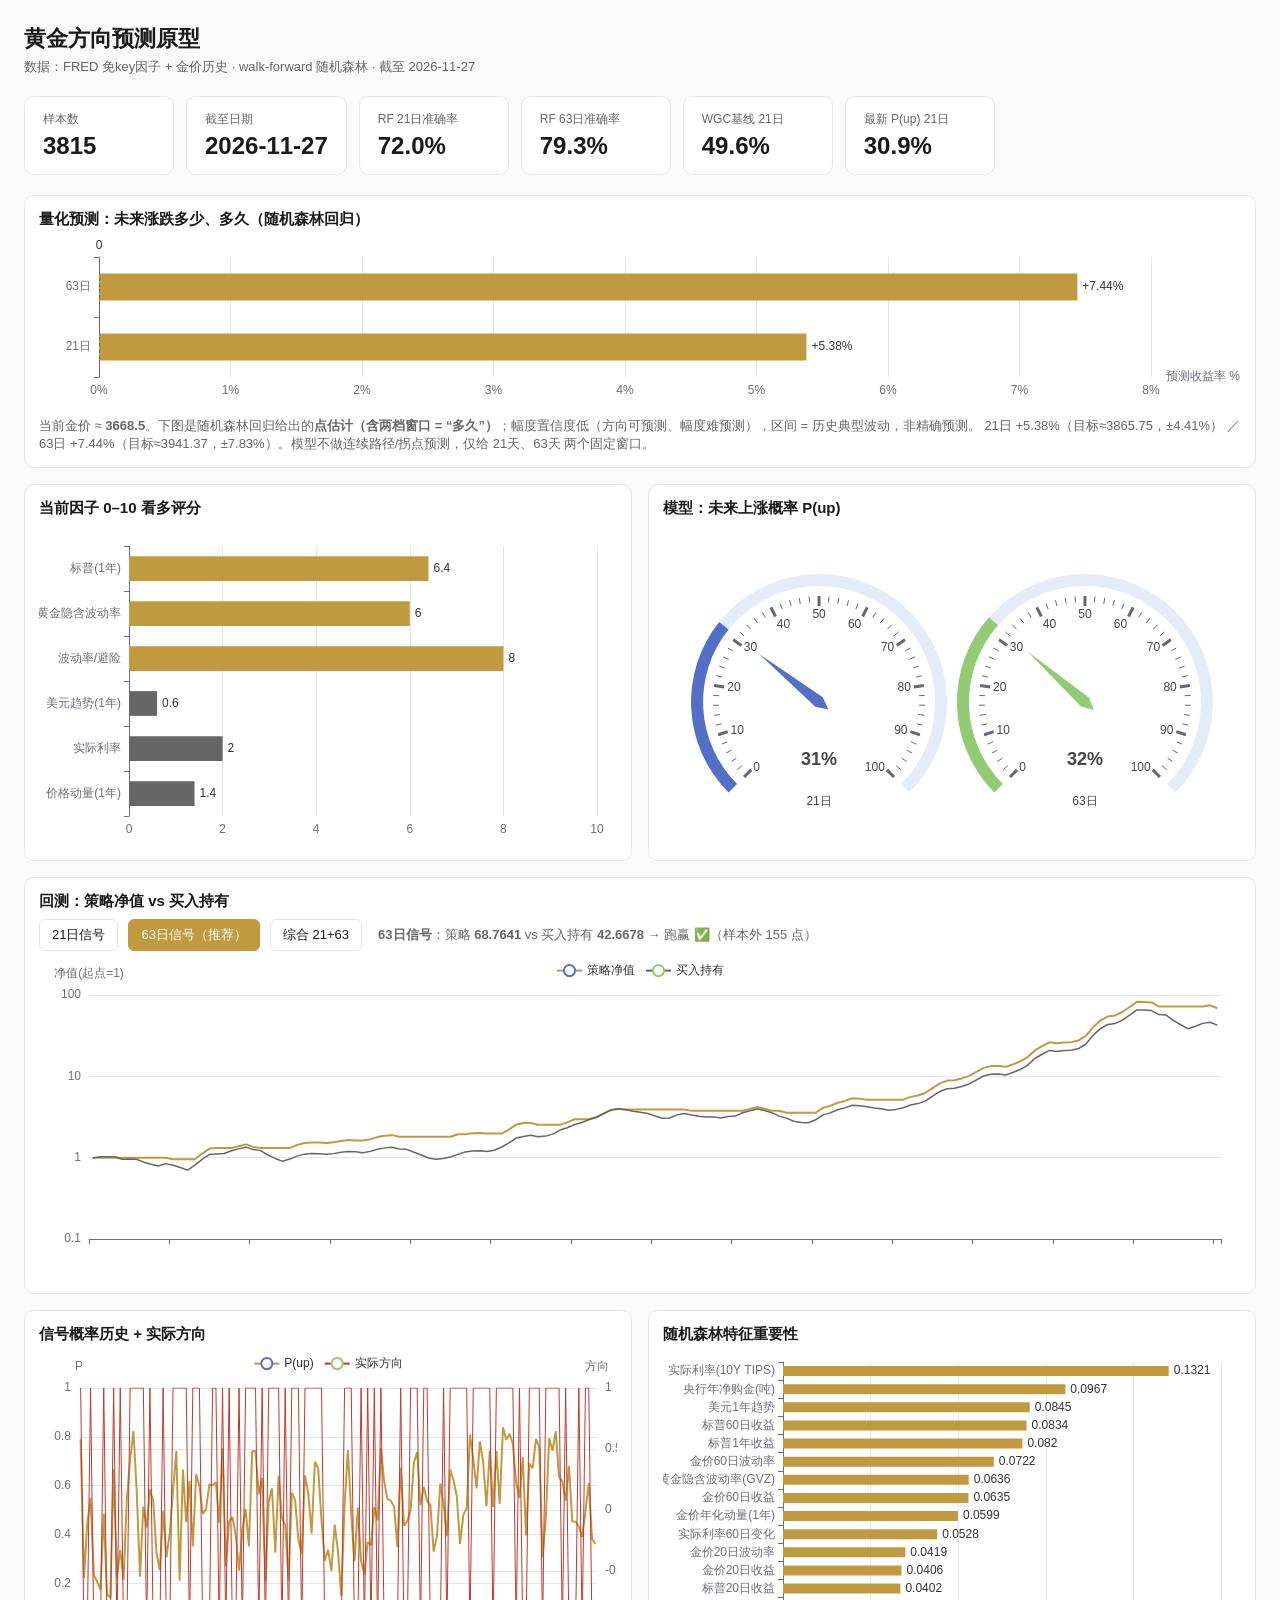
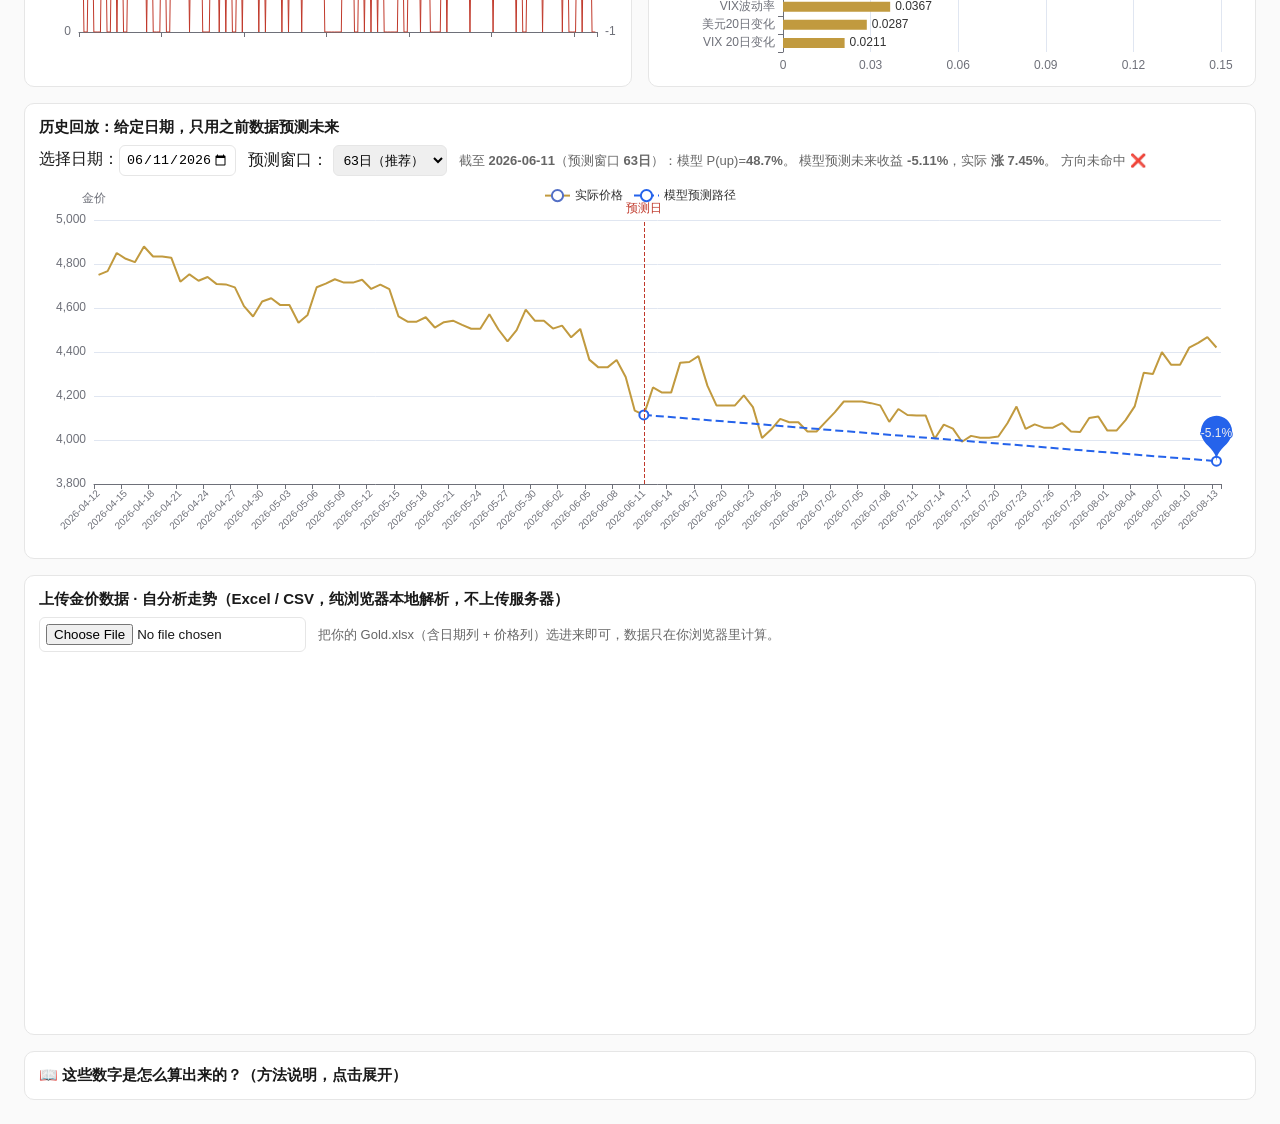
<file: docs/predictor/index.html>
<!DOCTYPE html>
<html lang="zh-CN">
<head>
  <meta charset="UTF-8"/>
  <meta name="viewport" content="width=device-width, initial-scale=1.0"/>
  <title>黄金方向预测原型 · Gold Direction Predictor</title>
  <script src="./echarts.min.js?v=2"></script>
  <style>
    :root{--bg:#fafafa;--card:#fff;--ink:#1a1a1a;--muted:#666;--line:#e6e6e6;--gold:#c19a3f;--red:#c0392b;--green:#1e8f5f;}
    *{box-sizing:border-box}
    body{margin:0;font-family:-apple-system,"Noto Sans SC",sans-serif;background:var(--bg);color:var(--ink);padding:24px;}
    h1{font-size:22px;margin:0 0 4px}
    .sub{color:var(--muted);font-size:13px;margin-bottom:20px}
    .cards{display:flex;gap:12px;flex-wrap:wrap;margin-bottom:20px}
    .card{background:var(--card);border:1px solid var(--line);border-radius:10px;padding:14px 18px;min-width:150px}
    .card .k{font-size:12px;color:var(--muted)}
    .card .v{font-size:24px;font-weight:700;margin-top:4px}
    .grid{display:grid;grid-template-columns:1fr 1fr;gap:16px}
    .panel{background:var(--card);border:1px solid var(--line);border-radius:10px;padding:14px}
    .panel h3{margin:0 0 8px;font-size:15px}
    .chart{width:100%;height:320px}
    .full{grid-column:1/3}
    .toggle{cursor:pointer;padding:6px 12px;border:1px solid var(--line);background:#fff;border-radius:6px;font-size:13px;color:var(--ink);margin-right:4px}
    .toggle.active{background:var(--gold);color:#fff;border-color:var(--gold)}
    .method{font-size:13px;line-height:1.75;color:var(--ink);padding:6px 4px}
    .method code{background:#f0f0f0;padding:1px 5px;border-radius:4px;font-size:12px}
    .method h4{margin:16px 0 4px;font-size:14px;color:var(--gold)}
    .method ul{margin:4px 0;padding-left:20px}
    .method li{margin:2px 0}
    details.panel summary{cursor:pointer;list-style:none}
    details.panel summary::-webkit-details-marker{display:none}
    @media(max-width:780px){.grid{grid-template-columns:1fr}}
  </style>
</head>
<body>
  <h1>黄金方向预测原型</h1>
  <div class="sub" id="sub">加载中…</div>

  <div class="cards" id="cards"></div>

  <div class="panel full" style="margin-bottom:16px">
    <h3>量化预测：未来涨跌多少、多久（随机森林回归）</h3>
    <div id="c_forecast" class="chart" style="height:170px"></div>
    <p id="forecast_note" class="sub" style="margin:10px 0 0"></p>
  </div>

  <div class="grid">
    <div class="panel"><h3>当前因子 0–10 看多评分</h3><div id="c_factors" class="chart"></div></div>
    <div class="panel"><h3>模型：未来上涨概率 P(up)</h3><div id="c_prob" class="chart"></div></div>
    <div class="panel full">
      <h3>回测：策略净值 vs 买入持有</h3>
      <div style="display:flex;gap:6px;align-items:center;margin-bottom:8px;flex-wrap:wrap">
        <button class="toggle" data-bt="h21">21日信号</button>
        <button class="toggle active" data-bt="h63">63日信号（推荐）</button>
        <button class="toggle" data-bt="hcomb">综合 21+63</button>
        <span id="bt_note" style="font-size:13px;color:var(--muted);margin-left:6px"></span>
      </div>
      <div id="c_backtest" class="chart"></div>
    </div>
    <div class="panel"><h3>信号概率历史 + 实际方向</h3><div id="c_signal" class="chart"></div></div>
    <div class="panel"><h3>随机森林特征重要性</h3><div id="c_imp" class="chart"></div></div>
  </div>

  <div class="panel full" style="margin-top:16px">
    <h3>历史回放：给定日期，只用之前数据预测未来</h3>
    <div style="display:flex;gap:12px;align-items:center;margin-bottom:8px;flex-wrap:wrap">
      <label>选择日期：<input type="date" id="replay_date" min="2014-09-29" max="2026-09-02" value="2026-06-11" style="padding:6px;border:1px solid var(--line);border-radius:6px"></label>
      <label>预测窗口：
        <select id="replay_horizon" style="padding:6px;border:1px solid var(--line);border-radius:6px">
          <option value="21">21日</option>
          <option value="63" selected>63日（推荐）</option>
        </select>
      </label>
      <span id="replay_info" style="font-size:13px;color:var(--muted)"></span>
    </div>
    <div id="c_replay" class="chart" style="height:360px"></div>
  </div>

  <div class="panel full" style="margin-top:16px">
    <h3>上传金价数据 · 自分析走势（Excel / CSV，纯浏览器本地解析，不上传服务器）</h3>
    <div style="display:flex;gap:12px;align-items:center;margin-bottom:8px;flex-wrap:wrap">
      <input type="file" id="xlsx_file" accept=".xlsx,.xls,.csv" style="padding:6px;border:1px solid var(--line);border-radius:6px"/>
      <span id="xlsx_info" style="font-size:13px;color:var(--muted)">把你的 Gold.xlsx（含日期列 + 价格列）选进来即可，数据只在你浏览器里计算。</span>
    </div>
    <div id="c_xlsx" class="chart" style="height:360px"></div>
  </div>

  <details class="panel full" style="margin-top:16px">
    <summary><h3 style="display:inline">📖 这些数字是怎么算出来的？（方法说明，点击展开）</h3></summary>
    <div class="method">
      <h4>一、上传面板里那几个指标（自动分析你的金价数据）</h4>
      <ul>
        <li><b>动量（momentum）</b>：某周期收益率。<code>252日动量 = 最新价 ÷ 252个交易日前的价格 − 1</code>；20日/60日同理。它衡量"这段时间涨了多少"。</li>
        <li><b>最大回撤（max drawdown）</b>：历史上"从某阶段最高点，跌到之后最低点"的最大跌幅。公式 <code>max( (价格 − 截至当日最高点) ÷ 最高点 )</code>。它衡量"最坏情况下你会亏多少"。</li>
        <li><b>年化波动率（annualized vol）</b>：先算每日收益率 <code>(今日价 ÷ 昨日价 − 1)</code>，求其标准差，再 <code>×√252</code>（一年约 252 个交易日）年化。它衡量"抖不抖"。</li>
        <li><b>状态（regime）—— 为什么叫"反弹"？</b>
          <ul>
            <li><b>多头</b>：252日动量 &gt; 0 <b>且</b> 最新价 ≥ 252日均线 → 长期向上，价格在均线之上。</li>
            <li><b>反弹</b>：252日动量 &gt; 0 <b>但</b> 最新价 &lt; 252日均线 → 长期趋势仍向上，但价格短暂跌破年均线，属于"<b>上涨趋势里的一次回调</b>"，所以是反弹不是反转。</li>
            <li><b>高位震荡</b>：252日动量 ≤ 0 <b>但</b> 最新价 ≥ 252日均线 → 价格还在均线上，但年度趋势已转弱。</li>
            <li><b>空头</b>：252日动量 ≤ 0 <b>且</b> 最新价 &lt; 252日均线 → 全面走弱。</li>
          </ul>
        </li>
      </ul>

      <h4>二、模型预测页的数值（来自随机森林）</h4>
      <ul>
        <li><b>未来上涨概率 P(up)</b>：随机森林在两个时间窗口（21日 / 63日）上，根据 16 个因子判断"未来是涨还是跌"的概率。概率 &gt; 50% 判为"涨"。</li>
        <li><b>当前因子 0–10 看多评分</b>：把 5 个核心因子先做 <code>z-score</code>（减均值除标准差，把不同量纲拉到同一尺度），再经 <code>tanh</code> 压到 ±1，映射成 0–10。&gt;5 偏多，&lt;5 偏空。</li>
        <li><b>回测：策略净值 vs 买入持有</b>：用"前一天的信号"决定当天仓位（概率&gt;0.5 做多，否则空仓；综合信号取 21日+63日 P(up) 的平均）。把每日收益复利累加得"策略净值"，和"一直持有"对比。
          <br/>结论：<b>21日策略跑输买入持有</b>（高换手踏空复利）；<b>63日策略大幅跑赢</b>；综合信号也跑赢。所以页面默认展示 63日。</li>
        <li><b>回放里的"模型预测路径"（蓝色虚线）</b>：用主模型回归器预测未来 21/63 日的<b>收益率</b>，反推成"预测日价格 → 预测日+窗口价格"一条直线。金色实线是<b>真实价格</b>，在有数据的区间里和它对照：起点重合、之后分叉即方向/幅度偏差。当预测窗口超出真实金价最后一天，金色实线到此为止、只剩蓝色虚线——这正是"看未来只能靠模型预测"的情形。</li>
      </ul>

      <h4>三、回放里"未来涨跌有多少"怎么看</h4>
      <ul>
        <li>选定日期后，信息栏会给出：模型预测未来 <b>21/63 日收益率 X%</b>，以及到如今<b>实际收益率 Y%</b>（涨/跌），并标注<b>方向命中 ✅ / 未命中 ❌</b>。</li>
        <li>"预测收益"来自回归器，"实际收益"是该日后真实金价算出的收益率；两者符号一致即方向命中。</li>
      </ul>
      <p style="color:var(--muted);margin-top:10px">数据：FRED 免 key 宏观因子 + 金价历史（Twelvedata）+ 央行年净购金（WGC）。模型：walk-forward 随机森林，严格样本外、无前视。原型，<b>非投资建议</b>。</p>
    </div>
  </details>

  <script src="./xlsx.full.min.js"></script>
  <script src="./app.js?v=11"></script>
</body>
</html>
</file>
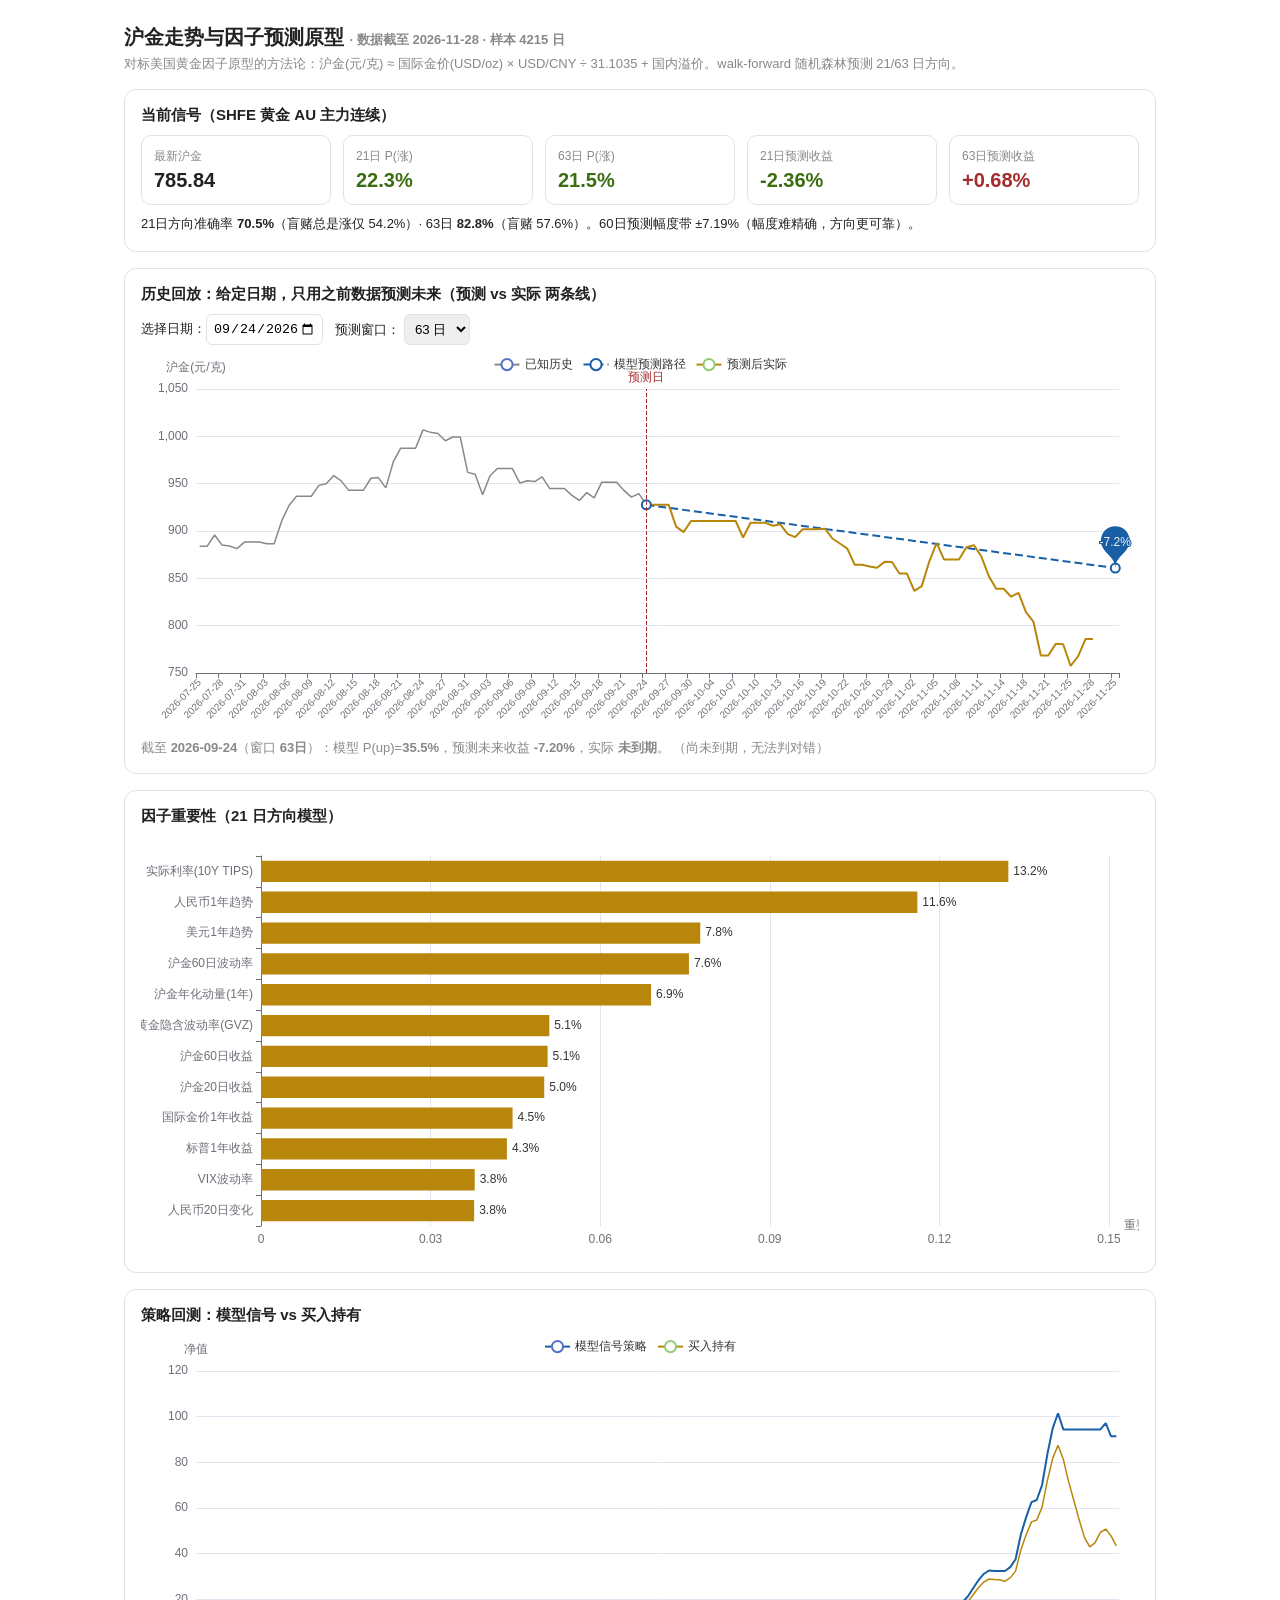
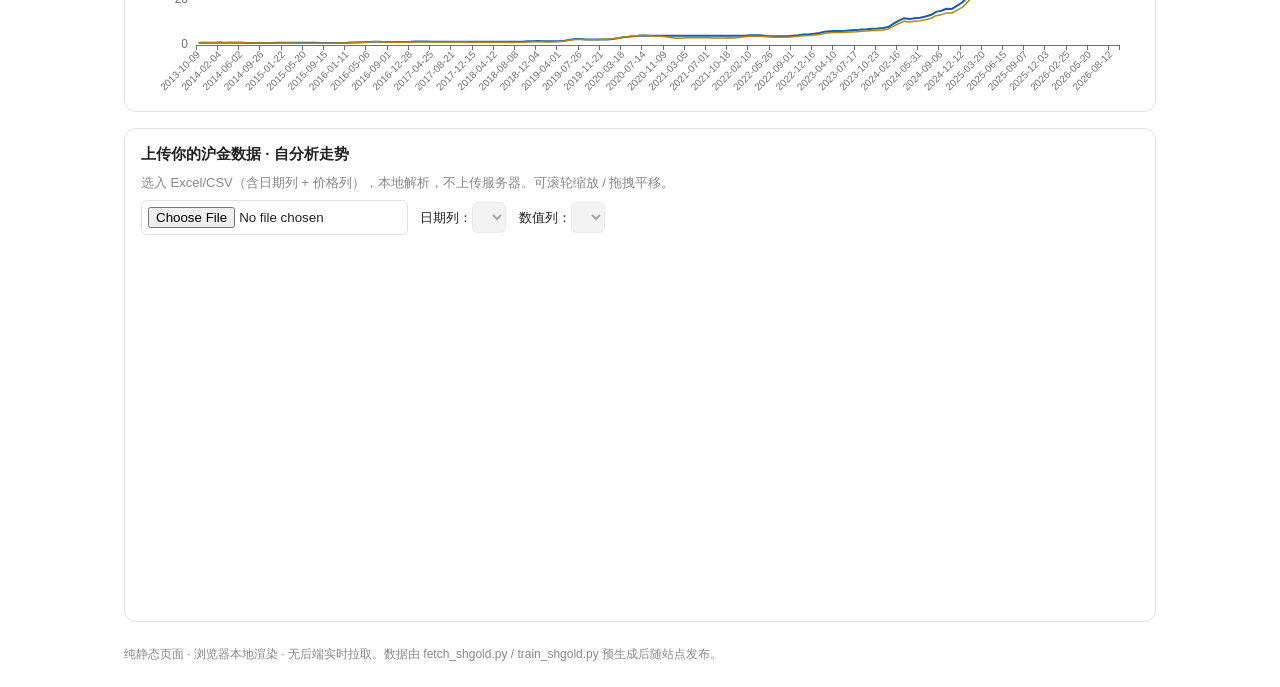
<file: docs/shgold/index.html>
<!DOCTYPE html>
<html lang="zh">
<head>
<meta charset="utf-8"/>
<meta name="viewport" content="width=device-width, initial-scale=1"/>
<title>沪金走势与因子预测原型</title>
<style>
:root{--gold:#b8860b;--line:#e2e2e2;--muted:#888;--bg:#fff;--fg:#222;--blue:#185FA5;--green:#3B6D11;--red:#A32D2D}
*{box-sizing:border-box}
body{margin:0;font-family:-apple-system,BlinkMacSystemFont,"Segoe UI",sans-serif;background:var(--bg);color:var(--fg);padding:24px;max-width:1080px;margin:0 auto}
h1{font-size:20px;margin:0 0 4px}
.sub{color:var(--muted);font-size:13px;margin:0 0 16px}
.panel{border:1px solid var(--line);border-radius:12px;padding:16px;margin-bottom:16px}
.panel h3{margin:0 0 10px;font-size:15px}
.chart{width:100%}
.cards{display:flex;gap:12px;flex-wrap:wrap;margin-top:8px}
.card{flex:1;min-width:150px;border:1px solid var(--line);border-radius:10px;padding:12px}
.card .k{font-size:12px;color:var(--muted)}
.card .v{font-size:20px;font-weight:600;margin-top:4px}
.up{color:var(--red)}.down{color:var(--green)}
footer{color:var(--muted);font-size:12px;margin-top:24px}
label{font-size:13px}
input[type=date],select{padding:6px;border:1px solid var(--line);border-radius:6px}
button{background:var(--gold);color:#fff;border:1px solid var(--gold);border-radius:6px;padding:6px 12px;cursor:pointer}
.sig-line{font-size:13px;line-height:1.7;margin-top:8px}
</style>
</head>
<body>
<h1>沪金走势与因子预测原型 <span class="sub" id="asof"></span></h1>
<p class="sub">对标美国黄金因子原型的方法论：沪金(元/克) ≈ 国际金价(USD/oz) × USD/CNY ÷ 31.1035 + 国内溢价。walk-forward 随机森林预测 21/63 日方向。</p>

<div class="panel">
  <h3>当前信号（SHFE 黄金 AU 主力连续）</h3>
  <div class="cards" id="sig_cards"></div>
  <div class="sig-line" id="sig_line"></div>
</div>

<div class="panel">
  <h3>历史回放：给定日期，只用之前数据预测未来（预测 vs 实际 两条线）</h3>
  <div style="display:flex;gap:12px;align-items:center;margin-bottom:8px;flex-wrap:wrap">
    <label>选择日期：<input type="date" id="replay_date" min="2013-10-09" max="2026-09-01" style="padding:6px;border:1px solid var(--line);border-radius:6px"></label>
    <label>预测窗口：
      <select id="replay_horizon">
        <option value="21">21 日</option>
        <option value="63" selected>63 日</option>
      </select>
    </label>
  </div>
  <div id="c_replay" class="chart" style="height:380px"></div>
  <p id="replay_info" class="sub" style="margin:6px 0 0"></p>
</div>

<div class="panel">
  <h3>因子重要性（21 日方向模型）</h3>
  <div id="c_factors" class="chart" style="height:420px"></div>
</div>

<div class="panel">
  <h3>策略回测：模型信号 vs 买入持有</h3>
  <div id="c_backtest" class="chart" style="height:360px"></div>
</div>

<div class="panel">
  <h3>上传你的沪金数据 · 自分析走势</h3>
  <p class="sub" style="margin:0 0 8px">选入 Excel/CSV（含日期列 + 价格列），本地解析，不上传服务器。可滚轮缩放 / 拖拽平移。</p>
  <input type="file" id="shgold_file" accept=".xlsx,.xls,.csv" style="padding:6px;border:1px solid var(--line);border-radius:6px"/>
  <label style="font-size:13px;margin-left:8px">日期列：<select id="sa_date" disabled></select></label>
  <label style="font-size:13px;margin-left:8px">数值列：<select id="sa_value" disabled></select></label>
  <div id="c_xlsx" class="chart" style="height:360px;margin-top:10px"></div>
</div>

<footer>纯静态页面 · 浏览器本地渲染 · 无后端实时拉取。数据由 fetch_shgold.py / train_shgold.py 预生成后随站点发布。</footer>
<script src="./echarts.min.js"></script>
<script src="./xlsx.full.min.js"></script>
<script src="./app.js?v=1"></script>
</body>
</html>
</file>
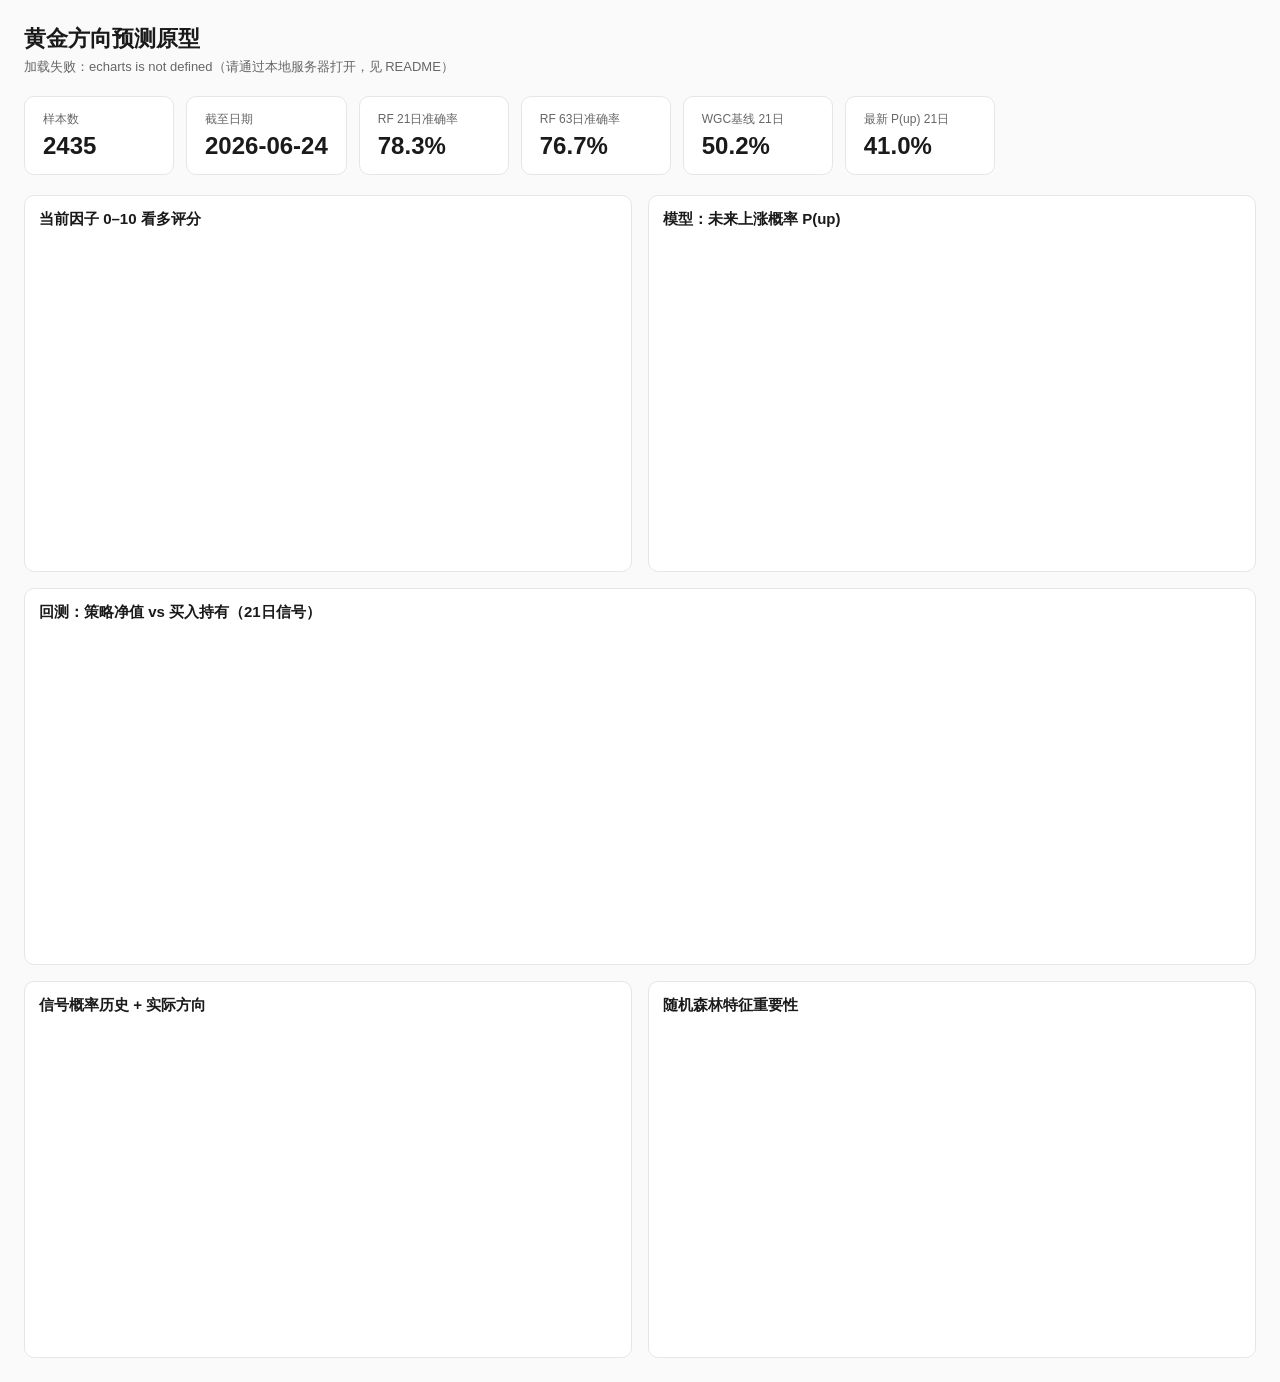
<file: docs/predictor/site/index.html>
<!DOCTYPE html>
<html lang="zh-CN">
<head>
  <meta charset="UTF-8"/>
  <meta name="viewport" content="width=device-width, initial-scale=1.0"/>
  <title>黄金方向预测原型 · Gold Direction Predictor</title>
  <script src="./echarts.min.js"></script>
  <style>
    :root{--bg:#fafafa;--card:#fff;--ink:#1a1a1a;--muted:#666;--line:#e6e6e6;--gold:#c19a3f;--red:#c0392b;--green:#1e8f5f;}
    *{box-sizing:border-box}
    body{margin:0;font-family:-apple-system,"Noto Sans SC",sans-serif;background:var(--bg);color:var(--ink);padding:24px;}
    h1{font-size:22px;margin:0 0 4px}
    .sub{color:var(--muted);font-size:13px;margin-bottom:20px}
    .cards{display:flex;gap:12px;flex-wrap:wrap;margin-bottom:20px}
    .card{background:var(--card);border:1px solid var(--line);border-radius:10px;padding:14px 18px;min-width:150px}
    .card .k{font-size:12px;color:var(--muted)}
    .card .v{font-size:24px;font-weight:700;margin-top:4px}
    .grid{display:grid;grid-template-columns:1fr 1fr;gap:16px}
    .panel{background:var(--card);border:1px solid var(--line);border-radius:10px;padding:14px}
    .panel h3{margin:0 0 8px;font-size:15px}
    .chart{width:100%;height:320px}
    .full{grid-column:1/3}
    @media(max-width:780px){.grid{grid-template-columns:1fr}}
  </style>
</head>
<body>
  <h1>黄金方向预测原型</h1>
  <div class="sub" id="sub">加载中…</div>

  <div class="cards" id="cards"></div>

  <div class="grid">
    <div class="panel"><h3>当前因子 0–10 看多评分</h3><div id="c_factors" class="chart"></div></div>
    <div class="panel"><h3>模型：未来上涨概率 P(up)</h3><div id="c_prob" class="chart"></div></div>
    <div class="panel full"><h3>回测：策略净值 vs 买入持有（21日信号）</h3><div id="c_backtest" class="chart"></div></div>
    <div class="panel"><h3>信号概率历史 + 实际方向</h3><div id="c_signal" class="chart"></div></div>
    <div class="panel"><h3>随机森林特征重要性</h3><div id="c_imp" class="chart"></div></div>
  </div>

  <script src="./app.js"></script>
</body>
</html>
</file>
